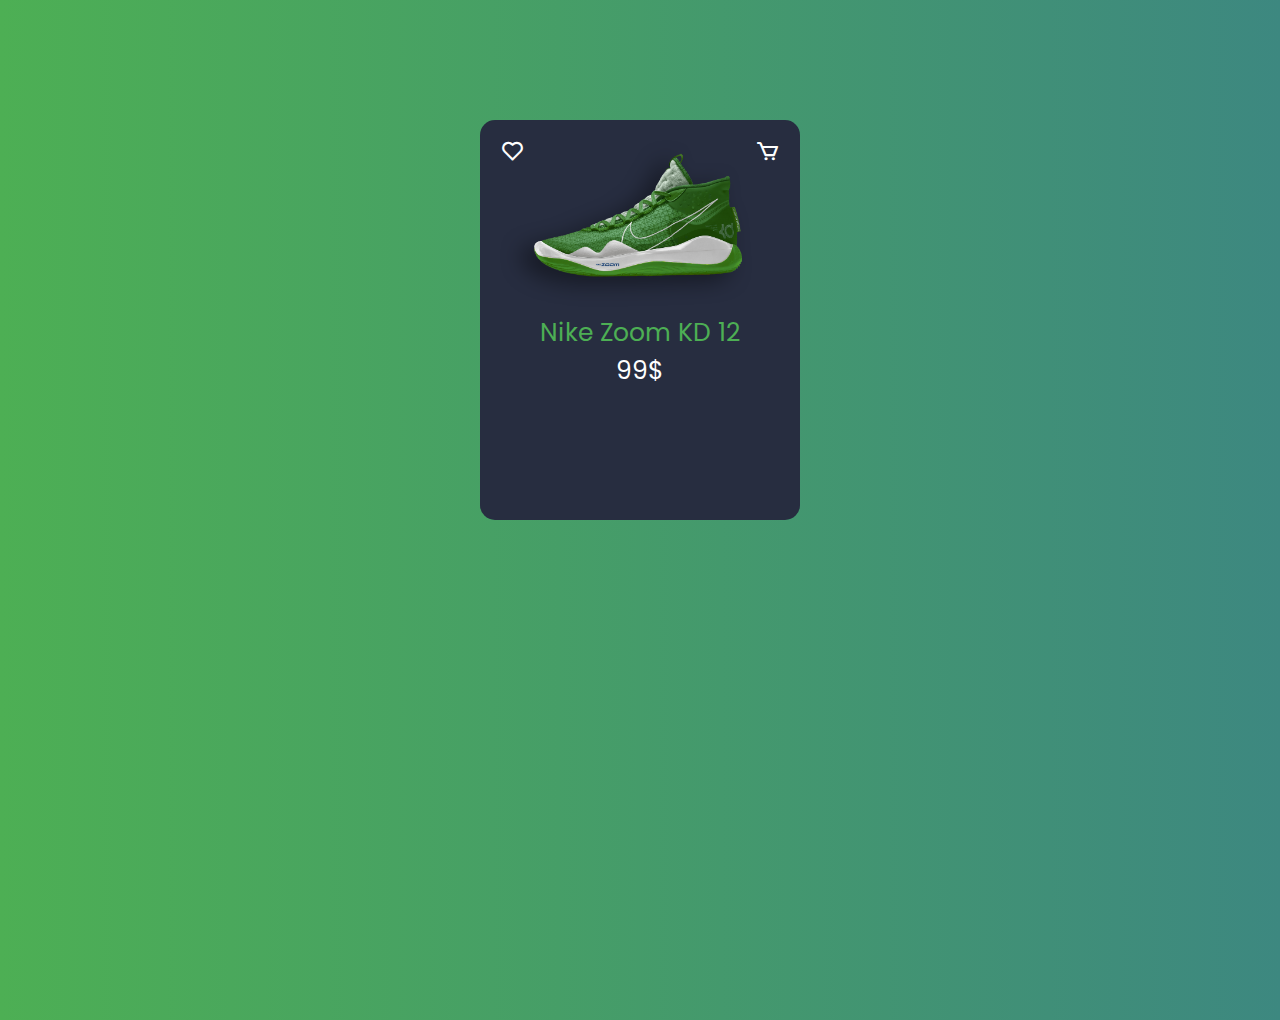
<file: Day1/index.html>
<!DOCTYPE html>
<html lang="en">
  <head>
    <meta charset="UTF-8" />
    <meta http-equiv="X-UA-Compatible" content="IE=edge" />
    <meta name="viewport" content="width=device-width, initial-scale=1.0" />
    <title>Document</title>
    <link rel="stylesheet" href="style.css" />
    <link
      href="https://unpkg.com/boxicons@2.1.4/css/boxicons.min.css"
      rel="stylesheet"
    />
  </head>
  <body>
    <div class="card">
      <div class="card__heart">
        <i class="bx bx-heart"></i>
      </div>
      <div class="card__cart">
        <i class="bx bx-cart"></i>
      </div>
      <div class="card__img">
        <img src="Nike Zoom KD 12.png" alt="Nike Zoom KD 12" />
      </div>
      <div class="card__title">Nike Zoom KD 12</div>
      <div class="card__price">99$</div>
      <div class="card__size">
        <h3>Size:</h3>
        <span>6</span>
        <span>7</span>
        <span>8</span>
        <span>9</span>
      </div>
      <div class="card__color">
        <h3>Color:</h3>
        <span class="card__color--green"></span>
        <span class="card__color--red"></span>
        <span class="card__color--black"></span>
      </div>
      <div class="card__action">
        <button>Buy Now</button>
        <button>Add to Cart</button>
      </div>
    </div>
  </body>
</html>
</file>
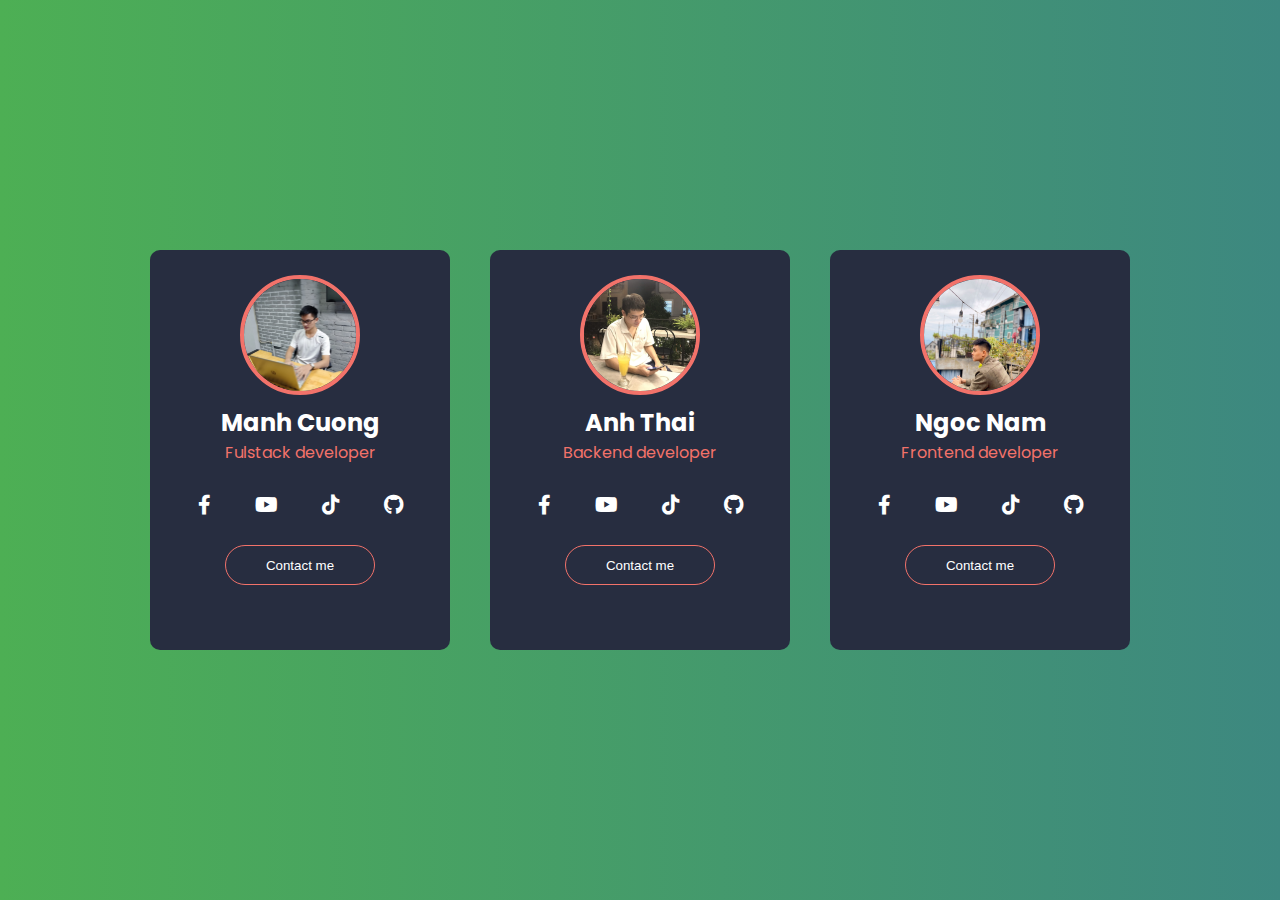
<file: Day2/index.html>
<!DOCTYPE html>
<html lang="en">
  <head>
    <meta charset="UTF-8" />
    <meta http-equiv="X-UA-Compatible" content="IE=edge" />
    <meta name="viewport" content="width=device-width, initial-scale=1.0" />
    <title>Document</title>
    <link rel="stylesheet" href="style.css" />
    <link rel="stylesheet" href="./fontawesome/css/all.css" />
    <!-- <link
      href="https://unpkg.com/boxicons@2.1.4/css/boxicons.min.css"
      rel="stylesheet"
    /> -->
  </head>
  <body>
    <div class="card">
      <div class="card__img">
        <img src="Cuong.jpg" alt="Nike Zoom KD 12" />
      </div>
      <h2>Manh Cuong</h2>
      <p>Fulstack developer</p>
      <div class="card__social">
        <a href="#"><i class="fab fa-facebook-f"></i></a>
        <a href="#"><i class="fab fa-youtube"></i></a>
        <a href="#"><i class="fab fa-tiktok"></i></a>
        <a href="#"><i class="fab fa-github"></i></a>
      </div>
      <div class="card__action">
        <button>Contact me</button>
      </div>
    </div>
    <!-- Card profile -->
    <div class="card">
      <div class="card__img">
        <img src="aThai.jpg" alt="Nike Zoom KD 12" />
      </div>
      <h2>Anh Thai</h2>
      <p>Backend developer</p>
      <div class="card__social">
        <a href="#"><i class="fab fa-facebook-f"></i></a>
        <a href="#"><i class="fab fa-youtube"></i></a>
        <a href="#"><i class="fab fa-tiktok"></i></a>
        <a href="#"><i class="fab fa-github"></i></a>
      </div>
      <div class="card__action">
        <button>Contact me</button>
      </div>
    </div>
    <!-- Card profile -->
    <div class="card">
      <div class="card__img">
        <img src="aNam.jpg" alt="Nike Zoom KD 12" />
      </div>
      <h2>Ngoc Nam</h2>
      <p>Frontend developer</p>
      <div class="card__social">
        <a href="#"><i class="fab fa-facebook-f"></i></a>
        <a href="#"><i class="fab fa-youtube"></i></a>
        <a href="#"><i class="fab fa-tiktok"></i></a>
        <a href="#"><i class="fab fa-github"></i></a>
      </div>
      <div class="card__action">
        <button>Contact me</button>
      </div>
    </div>
    <!-- Card profile -->
  </body>
</html>
</file>
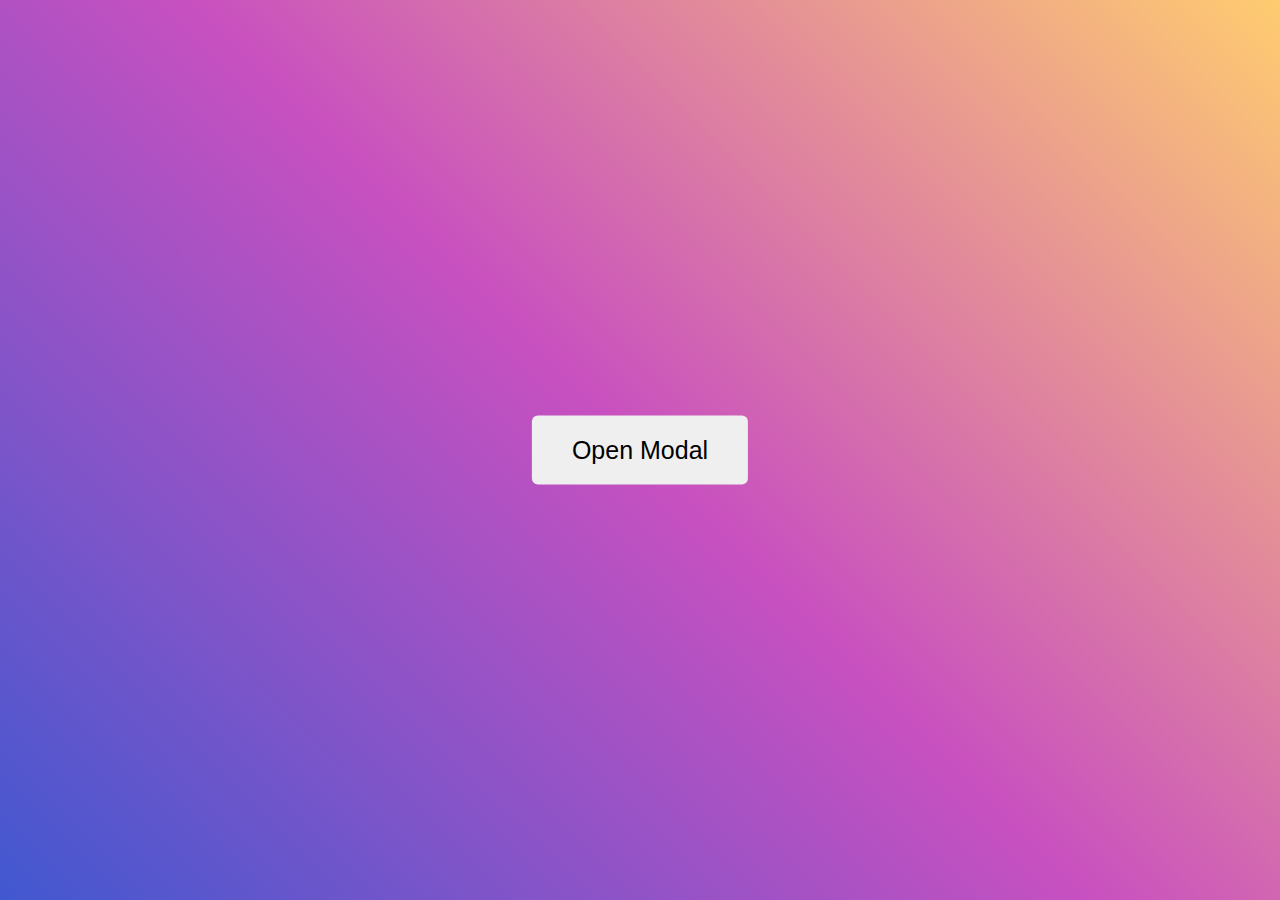
<file: Day3/index.html>
<!DOCTYPE html>
<html lang="en">
  <head>
    <meta charset="UTF-8" />
    <meta http-equiv="X-UA-Compatible" content="IE=edge" />
    <meta name="viewport" content="width=device-width, initial-scale=1.0" />
    <link
      rel="stylesheet"
      href="https://cdnjs.cloudflare.com/ajax/libs/font-awesome/6.2.0/css/all.min.css"
      integrity="sha512-xh6O/CkQoPOWDdYTDqeRdPCVd1SpvCA9XXcUnZS2FmJNp1coAFzvtCN9BmamE+4aHK8yyUHUSCcJHgXloTyT2A=="
      crossorigin="anonymous"
      referrerpolicy="no-referrer"
    />
    <link rel="stylesheet" href="style.css" />
    <title>Document</title>
  </head>
  <body>
    <button class="open-modal-btn">Open Modal</button>
    <div class="modal hide">
      <div class="modal__inner">
        <div class="modal__header">
          <p>Welcome to NodeSchool</p>
          <i class="fas fa-times"></i>
        </div>
        <div class="modal__body">
          <h2>Modal</h2>
          <p>This is Modal body</p>
        </div>
        <div class="modal__footer">
          <button>Close</button>
        </div>
      </div>
    </div>
    <script src="app.js"></script>
  </body>
</html>
</file>
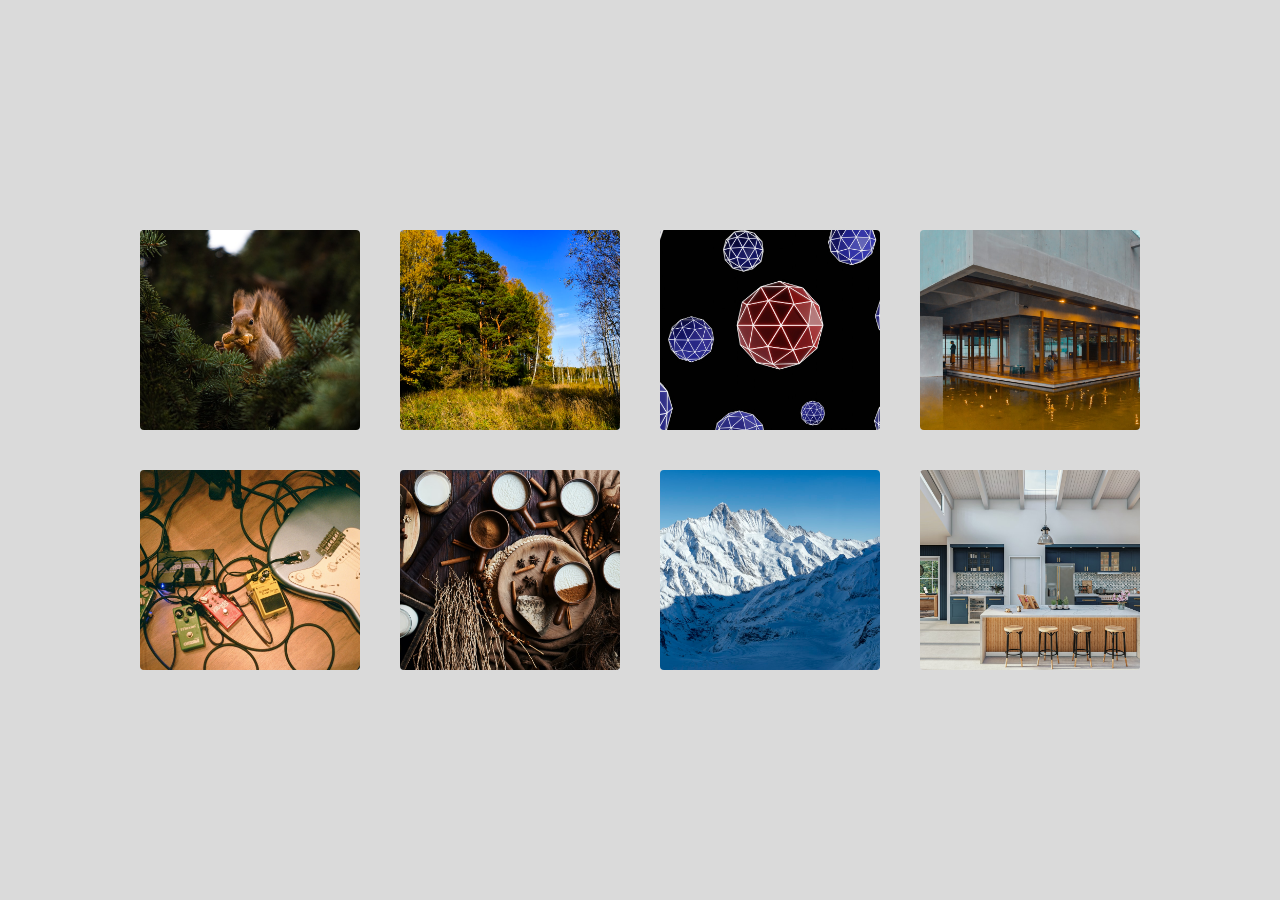
<file: Day4/index.html>
<!DOCTYPE html>
<html lang="en">
  <head>
    <meta charset="UTF-8" />
    <meta http-equiv="X-UA-Compatible" content="IE=edge" />
    <meta name="viewport" content="width=device-width, initial-scale=1.0" />
    <link
      rel="stylesheet"
      href="https://cdnjs.cloudflare.com/ajax/libs/font-awesome/6.0.0-beta2/css/all.min.css"
      integrity="sha512-YWzhKL2whUzgiheMoBFwW8CKV4qpHQAEuvilg9FAn5VJUDwKZZxkJNuGM4XkWuk94WCrrwslk8yWNGmY1EduTA=="
      crossorigin="anonymous"
      referrerpolicy="no-referrer"
    />
    <link rel="stylesheet" href="style.css" />

    <title>Document</title>
  </head>
  <body>
    <div class="wrapper">
      <div class="image">
        <img src="./img/img1.jpeg" alt="" />
      </div>
      <!-- item image -->
      <div class="image">
        <img src="./img/img2.jpeg" alt="" />
      </div>
      <!-- item image -->
      <div class="image">
        <img src="./img/img3.jpeg" alt="" />
      </div>
      <!-- item image -->
      <div class="image">
        <img src="./img/img4.jpeg" alt="" />
      </div>
      <!-- item image -->
      <div class="image">
        <img src="./img/img5.jpeg" alt="" />
      </div>
      <!-- item image -->
      <div class="image">
        <img src="./img/img6.jpeg" alt="" />
      </div>
      <!-- item image -->
      <div class="image">
        <img src="./img/img7.jpeg" alt="" />
      </div>
      <!-- item image -->
      <div class="image">
        <img src="./img/img8.jpeg" alt="" />
      </div>
      <!-- item image -->
    </div>
    <div class="gallery">
      <i class="fas fa-times close"></i>
      <div class="gallery__inner">
        <p class="gallery-img__name"></p>
        <img src="./img/img1.jpeg" alt="" srcset="" />
        <p class="gallery-img__index"></p>
      </div>
      <span class="control prev">
        <i class="fa-solid fa-angle-left"></i>
      </span>
      <span class="control next">
        <i class="fa-solid fa-angle-right"></i>
      </span>
    </div>
    <script src="app.js"></script>
  </body>
</html>
</file>
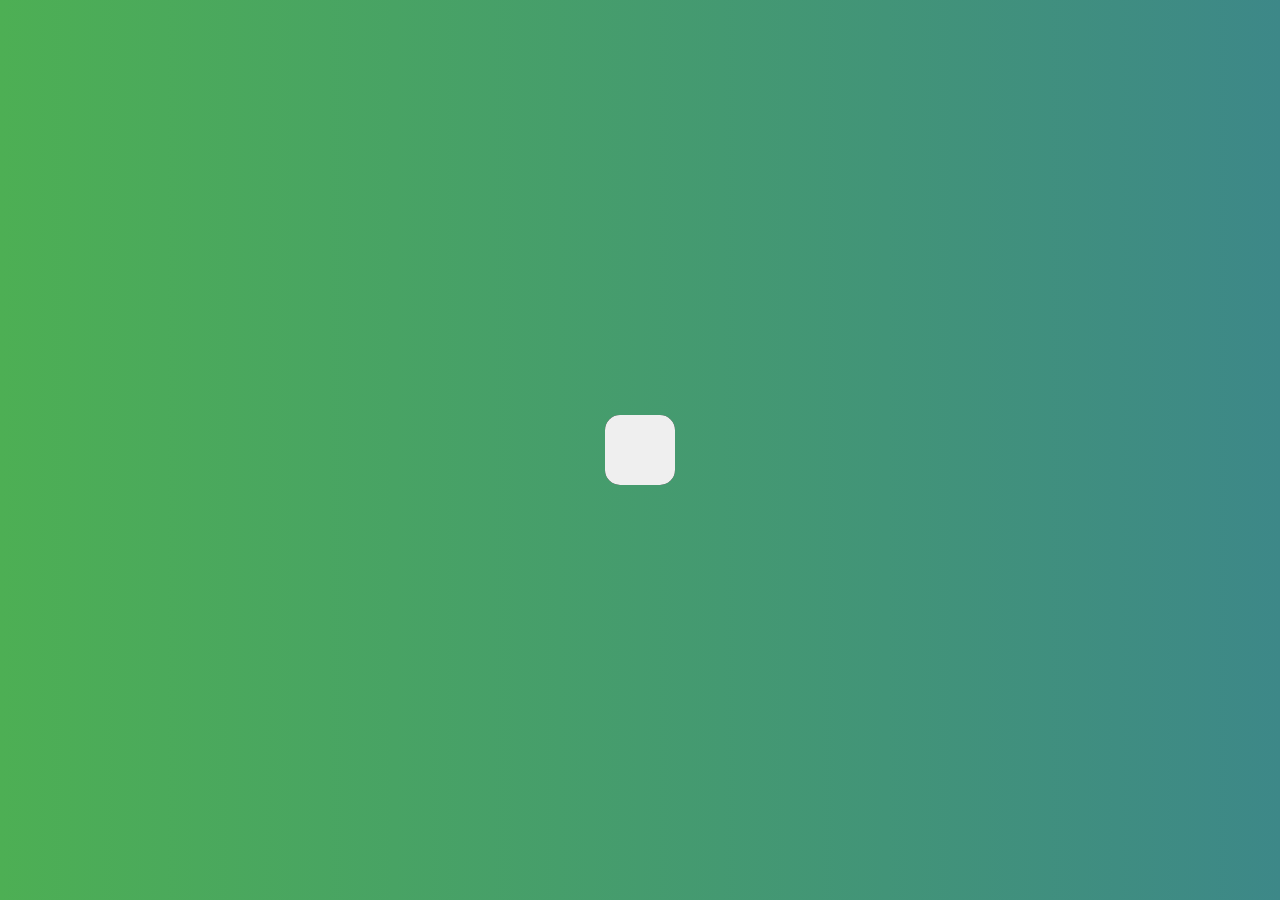
<file: Day5/index.html>
<!DOCTYPE html>
<html lang="en">
  <head>
    <meta charset="UTF-8" />
    <meta http-equiv="X-UA-Compatible" content="IE=edge" />
    <meta name="viewport" content="width=device-width, initial-scale=1.0" />
    <link
      rel="stylesheet"
      href="https://cdnjs.cloudflare.com/ajax/libs/font-awesome/6.0.0-beta2/css/all.min.css"
      integrity="sha512-YWzhKL2whUzgiheMoBFwW8CKV4qpHQAEuvilg9FAn5VJUDwKZZxkJNuGM4XkWuk94WCrrwslk8yWNGmY1EduTA=="
      crossorigin="anonymous"
      referrerpolicy="no-referrer"
    />
    <link rel="stylesheet" href="style.css" />
    <title>Document</title>
  </head>
  <body>
    <div class="search-box">
      <input class="search-box__input" type="text" />
      <button class="search-box__btn"><i class="fa-solid fa-magnifying-glass"></i></button>
    </div>
    <script src="app.js"></script>
  </body>
</html>
</file>
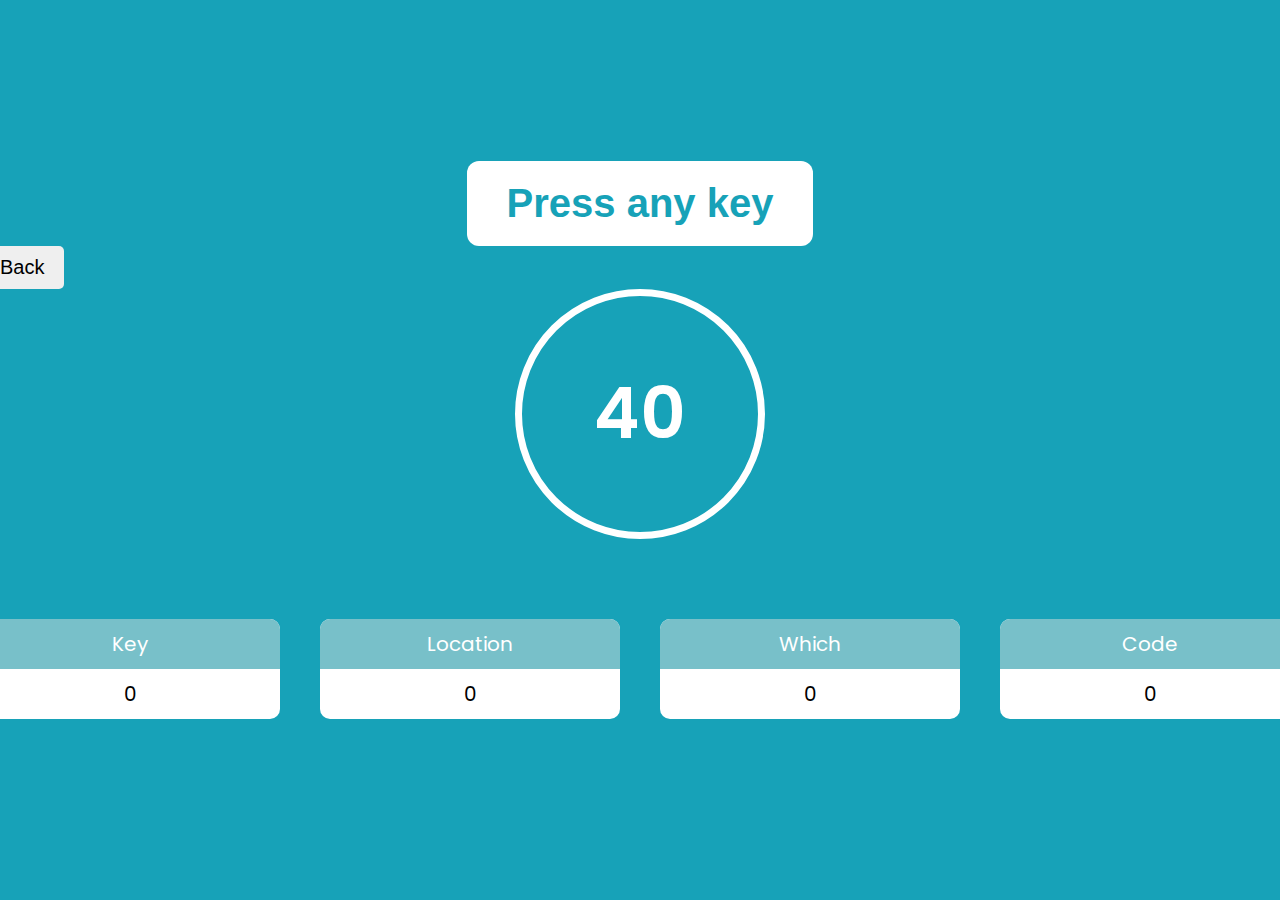
<file: Day6/index.html>
<!DOCTYPE html>
<html lang="en">
  <head>
    <meta charset="UTF-8" />
    <meta http-equiv="X-UA-Compatible" content="IE=edge" />
    <meta name="viewport" content="width=device-width, initial-scale=1.0" />
    <link rel="stylesheet" href="style.css" />
    <title>Document</title>
  </head>
  <body>
    <button class="alert">Press any key</button>
    <div class="box">
      <button class="back">Back</button>
      <div class="result">40</div>
      <div class="details">
        <div class="card key">
          <p>Key</p>
          <p>0</p>
        </div>
        <!-- Key -->
        <div class="card location">
          <p>Location</p>
          <p>0</p>
        </div>
        <!-- Location -->
        <div class="card which">
          <p>Which</p>
          <p>0</p>
        </div>
        <!-- Which -->
        <div class="card code">
          <p>Code</p>
          <p>0</p>
        </div>
        <!-- Code -->
      </div>
    </div>
    <script src="app.js"></script>
  </body>
</html>
</file>
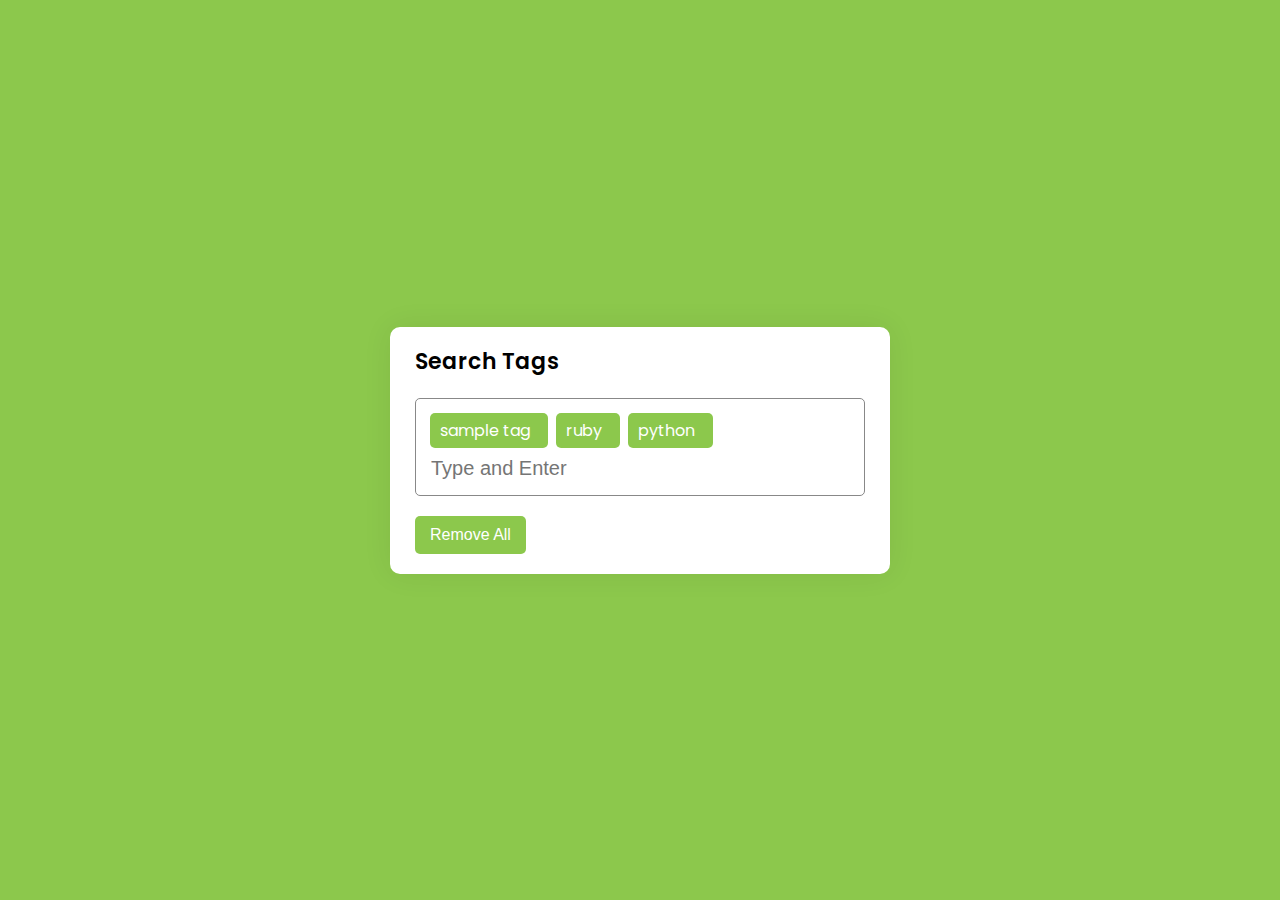
<file: Day7/index.html>
<!DOCTYPE html>
<html lang="en">
  <head>
    <meta charset="UTF-8" />
    <meta http-equiv="X-UA-Compatible" content="IE=edge" />
    <meta name="viewport" content="width=device-width, initial-scale=1.0" />
    <link
      rel="stylesheet"
      href="https://cdnjs.cloudflare.com/ajax/libs/font-awesome/6.0.0-beta2/css/all.min.css"
      integrity="sha512-YWzhKL2whUzgiheMoBFwW8CKV4qpHQAEuvilg9FAn5VJUDwKZZxkJNuGM4XkWuk94WCrrwslk8yWNGmY1EduTA=="
      crossorigin="anonymous"
      referrerpolicy="no-referrer"
    />
    <link rel="stylesheet" href="style.css" />
    <title>Document</title>
  </head>
  <body>
    <div class="wrapper">
      <div class="title">
        <h2>Search Tags</h2>
      </div>
      <div class="content">
        <ul>
          <!-- <li>a<i class="fas fa-times close"></i></li> -->
          <input type="text" placeholder="Type and Enter" />
        </ul>
      </div>
      <button class="btn-removeAll">Remove All</button>
    </div>
    <script src="app.js"></script>
  </body>
</html>
</file>
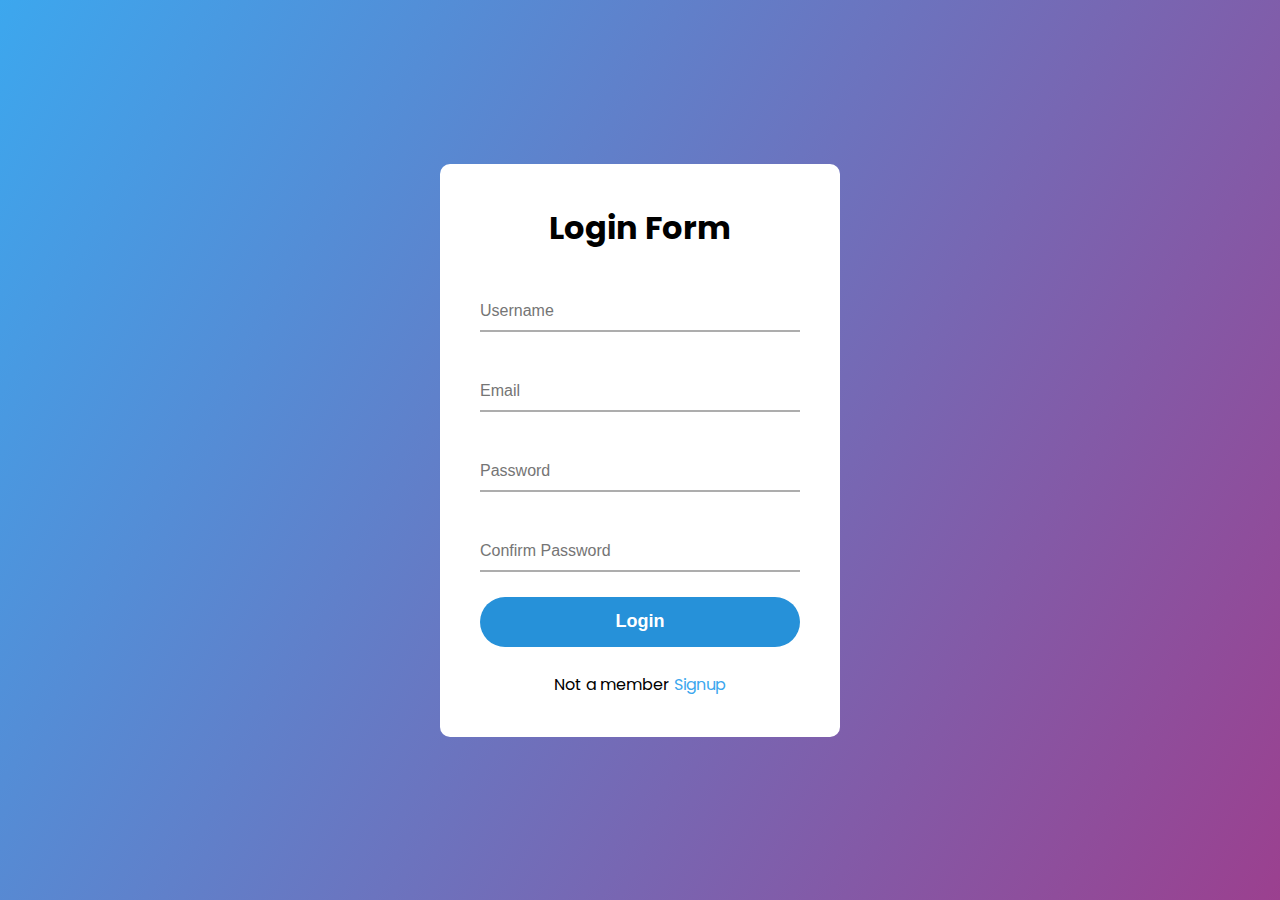
<file: Day8/index.html>
<!DOCTYPE html>
<html lang="en">
  <head>
    <meta charset="UTF-8" />
    <meta http-equiv="X-UA-Compatible" content="IE=edge" />
    <meta name="viewport" content="width=device-width, initial-scale=1.0" />
    <link rel="stylesheet" href="style.css" />
    <title>Document</title>
  </head>
  <body>
    <div class="container">
      <form action="">
        <h1>Login Form</h1>
        <!-- username -->
        <div class="form-control">
          <input id="username" type="text" placeholder="Username" />
          <small></small>
          <span></span>
        </div>
        <!-- email -->
        <div class="form-control">
          <input id="email" type="text" placeholder="Email" />
          <small></small>
          <span></span>
        </div>
        <!-- password -->
        <div class="form-control">
          <input id="password" type="password" placeholder="Password" />
          <small></small>
          <span></span>
        </div>
        <!-- confirm password -->
        <div class="form-control">
          <input id="confirm-password" type="password" placeholder="Confirm Password" />
          <small></small>
          <span></span>
        </div>
        <button type="submit" class="button-submit">Login</button>
        <div class="signup-link">Not a member <a href="#">Signup</a></div>
      </form>
    </div>
    <script src="app.js"></script>
  </body>
</html>
</file>
<file: Day1/style.css>
@import url("https://fonts.googleapis.com/css2?family=Poppins:ital,wght@0,100;0,200;0,300;0,400;0,500;0,600;0,700;0,800;0,900;1,100;1,200;1,300;1,400;1,500;1,600;1,700;1,800;1,900&display=swap");
:root {
  --primary-color: #4daf54;
  --secondary-color: #3d8880;
}
* {
  margin: 0;
  padding: 0;
  box-sizing: border-box;
}
body {
  height: 100vh;
  font-family: "Poppins";
  background: linear-gradient(
    to right,
    var(--primary-color),
    var(--secondary-color)
  );
}

.card {
  margin: 120px auto;
  width: 320px;
  height: 400px;
  background: #272d40;
  color: white;
  padding: 20px;
  border-radius: 15px;
  position: relative;
}

.card__heart,
.card__cart {
  font-size: 25px;
  position: absolute;
  left: 20px;
  top: 15px;
  z-index: 1;
}

.card__heart:hover,
.card__cart:hover {
  cursor: pointer;
  transform: scale(0.9);
}

.card__cart {
  left: unset;
  right: 20px;
}

.card__img {
  width: 90%;
  transition: 0.5s;
  transition-delay: 0.4s;
}

.card__img img {
  width: 100%;
  height: 100%;
  object-fit: cover;
}

.card__title,
.card__price {
  font-size: 25px;
  font-weight: semi-bold;
  text-align: center;
  transition: 0.5s;
  transition-delay: 0.4s;
}

.card__title {
  color: var(--primary-color);
}

.card__size,
.card__color {
  display: flex;
  align-items: center;
  margin-bottom: 10px;
}

.card__size span {
  padding: 1px 10px;
  margin: 0 5px;
  background: #dadada;
  color: black;
  border-radius: 5px;
}

.card__color span {
  margin: 0 5px;
  width: 14px;
  height: 14px;
  border-radius: 50%;
}

.card__color--green {
  background: green;
}
.card__color--red {
  background: red;
}
.card__color--black {
  background: black;
}

.card__action button {
  background: var(--primary-color);
  color: white;
  border: none;
  outline: none;
  padding: 10px 20px;
  border-radius: 5px;
  font-weight: bold;
  margin-right: 10px;
}

.card__action button:hover {
  transform: scale(0.9);
  cursor: pointer;
}

/* animation */
.card:hover .card__img {
  transform: translateY(-90px) rotate(-20deg);
}

.card:hover .card__title {
  transform: translate(-40px, -70px);
}
.card:hover .card__price {
  transform: translate(-116px, -70px);
}

.card__size {
  margin-top: 150px;
}

.card__size,
.card__color,
.card__action {
  visibility: hidden;
  opacity: 0;
  transition: 0.5s;
  transition-delay: 0.4s;
}

.card:hover .card__size,
.card:hover .card__color,
.card:hover .card__action {
  visibility: visible;
  opacity: 100;
}

.card:hover .card__size {
  margin-top: -30px;
}
</file>
<file: Day2/style.css>
@import url("https://fonts.googleapis.com/css2?family=Poppins:ital,wght@0,100;0,200;0,300;0,400;0,500;0,600;0,700;0,800;0,900;1,100;1,200;1,300;1,400;1,500;1,600;1,700;1,800;1,900&display=swap");

:root {
  --background-primary-color: #4daf54;
  --background-secondary-color: #3d8880;
  --primary-color: #f2726a;
}

* {
  margin: 0;
  padding: 0;
  box-sizing: border-box;
}

body {
  height: 100vh;
  background: linear-gradient(
    to right,
    var(--background-primary-color),
    var(--background-secondary-color)
  );
  display: flex;
  justify-content: center;
  align-items: center;
  font-family: "Poppins";
}
.card {
  width: 300px;
  height: 400px;
  background: #272d40;
  color: white;
  border-radius: 10px;
  text-align: center;
  overflow: hidden;
  margin: 0 20px;
}

.card__img {
  width: 120px;
  height: 120px;
  border: 4px solid var(--primary-color);
  border-radius: 50%;
  margin: 0 auto;
  overflow: hidden;
  transform: translateY(25px);
  transition: 0.2s;
}

.card__img img {
  width: 100%;
  height: 100%;
  object-fit: cover;
  object-position: center;
}

.card h2 {
  margin-top: 35px;
}
.card p {
  color: var(--primary-color);
}

.card__social {
  margin: 25px 0;
}

.card__social a {
  color: white;
  margin: 25px 20px;
  font-size: 20px;
  transition: 0.5s;
}

.card__action button {
  width: 150px;
  height: 40px;
  border: 1px solid var(--primary-color);
  background: transparent;
  color: white;
  border-radius: 20px;
}

.card__action button:hover {
  background: var(--primary-color);
  cursor: pointer;
  transition: 0.5s;
}

.card__social a:hover {
  color: var(--primary-color);
}

.card__img:hover {
  width: 100%;
  height: 100%;
  border-radius: unset;
  border: none;
  transform: unset;
  cursor: pointer;
}
</file>
<file: Day3/style.css>
:root {
  --pink-color: #e26e70;
}
* {
  padding: 0;
  margin: 0;
  box-sizing: border-box;
}

body {
  height: 100vh;
  overflow: hidden;
  background: linear-gradient(
    45deg,
    rgb(65, 88, 208) 0%,
    rgb(200, 80, 192) 50%,
    rgb(255, 204, 112)
  );
  font-family: sans-serif;
}

.open-modal-btn {
  padding: 20px 40px;
  border: none;
  outline: none;
  border-radius: 6px;
  position: relative;
  top: 50%;
  left: 50%;
  transform: translate(-50%, -50%);
  font-size: 25px;
}

.open-modal-btn:hover {
  cursor: pointer;
}

.modal {
  background: rgba(0, 0, 0, 0.6);
  position: fixed;
  height: 100vh;
  width: 100vw;
  top: 0;
}

.modal__inner {
  width: 400px;
  position: relative;
  top: 50%;
  border-radius: 5px;
  margin: 0 auto;
  background: white;
  overflow: hidden;
}

.modal__header {
  display: flex;
  justify-content: space-between;
  align-items: center;
  padding: 15px;
  background: var(--pink-color);
  color: white;
}

.modal__body {
  padding: 15px;
}

.modal__body h2 {
  color: var(--pink-color);
  margin-bottom: 10px;
}

.modal__footer {
  padding: 15px;
  text-align: right;
}

.modal__footer button {
  padding: 10px 20px;
  border-radius: 5px;
  color: white;
  background: var(--pink-color);
  outline: none;
  border: none;
}

.modal__header i:hover,
.modal__footer button:hover {
  cursor: pointer;
}

.hide {
  display: none;
}
</file>
<file: Day4/style.css>
* {
  padding: 0;
  margin: 0;
  box-sizing: border-box;
  /* border: 1px solid black; */
}

body {
  height: 100vh;
  background: #dadada;
  overflow: hidden;
  display: flex;
  justify-content: center;
  align-items: center;
  font-family: sans-serif;
}

.wrapper {
  width: 1000px;
  display: flex;
  flex-wrap: wrap;
  justify-content: space-between;
}

.image {
  width: 22%;
  height: 200px;
  border-radius: 4px;
  overflow: hidden;
  margin: 20px 0;
}

.image:hover img {
  cursor: pointer;
  transform: scale(1.2);
}

img {
  width: 100%;
  height: 100%;
  object-fit: cover;
  object-position: center;
  transition: 0.25s;
}

.gallery {
  position: fixed;
  width: 100%;
  height: 100%;
  background: rgba(0, 0, 0, 0.6);
  display: flex;
  align-items: center;
  color: white;
  transform: scale(0.8);
  transition: 0.35s;
  z-index: 1;
  pointer-events: none;
  opacity: 0;
}

.gallery.show {
  opacity: 1;
  pointer-events: auto;
  transform: scale(1);
}

.close {
  position: absolute;
  top: 15px;
  right: 25px;
  font-size: 35px;
  cursor: pointer;

  color: white;
}
.control {
  font-size: 35px;
  color: rgba(255, 255, 255, 0.8);
  position: absolute;
  top: 50%;
  font-size: 50px;
  transform: translateY(-50%);
  cursor: pointer;
}

.prev {
  left: 15px;
}

.next {
  right: 15px;
}

.gallery__inner {
  width: 70%;
  height: 70%;
  margin: 0 auto;
}

.hide {
  display: none;
}

.gallery__inner p {
  text-align: center;
}
</file>
<file: Day5/style.css>
:root {
  --primary-color: #4daf54;
  --secondary-color: #3d8888;
}
* {
  padding: 0;
  margin: 0;
  box-sizing: border-box;
}
body {
  height: 100vh;
  background: linear-gradient(to right, var(--primary-color), var(--secondary-color));
  display: flex;
  justify-content: center;
  align-items: center;
}

.search-box {
  background: #000;
  width: 70px;
  height: 70px;
  position: relative;
  overflow: hidden;
  border-radius: 15px;
  transition: all 0.5s ease;
}

.search-box .search-box__input {
  width: 100%;
  height: 100%;
  background: transparent;
  outline: none;
  border: none;
  color: white;
  font-size: 35px;
  padding: 20px 100px 20px 20px;
}

.search-box .search-box__btn {
  position: absolute;
  right: 0;
  top: 0;
  width: 70px;
  height: 70px;
  font-size: 35px;
  border: none;
  outline: none;
}

.search-box .search-box__btn:hover {
  cursor: pointer;
}

.search-box.open {
  width: 400px;
}
</file>
<file: Day6/style.css>
@import url('https://fonts.googleapis.com/css2?family=Poppins:ital,wght@0,100;0,200;0,300;0,400;0,500;0,600;0,700;0,800;0,900;1,100;1,200;1,300;1,400;1,500;1,600;1,700;1,800;1,900&display=swap');

:root {
  --primary-color: #17a2b8;
}

* {
  padding: 0;
  margin: 0;
  box-sizing: border-box;
}

body {
  font-family: 'Poppins';
  height: 100vh;
  background: var(--primary-color);
  color: white;
  display: flex;
  flex-direction: column;
  justify-content: center;
  align-items: center;
}

.alert {
  font-size: 40px;
  font-weight: 600;
  color: var(--primary-color);
  background: white;
  border-radius: 12px;
  padding: 20px 40px;
  border: none;
  outline: none;
}

.alert:hover {
  cursor: pointer;
}

.box .back {
  font-size: 20px;
  padding: 10px 20px;
  margin-left: 20px;
  border: none;
  outline: none;
  border-radius: 5px;
}

.box .back:hover {
  cursor: pointer;
}

.box .result {
  width: 250px;
  height: 250px;
  border: 7px solid white;
  border-radius: 50%;
  display: flex;
  align-items: center;
  justify-content: center;
  font-size: 70px;
  font-weight: 600;
  margin-bottom: 60px;
  margin: auto;
}

.details {
  display: flex;
  margin-top: 60px;
}

.card {
  width: 300px;
  background: white;
  border-radius: 10px;
  overflow: hidden;
  margin: 20px;
}

.card p {
  padding: 10px;
  text-align: center;
  color: black;
  font-size: 20px;
}

.card p:first-child {
  background: #78c0c9;
  color: white;
}

.hide {
  display: none;
  opacity: 0;
}
</file>
<file: Day7/style.css>
@import url('https://fonts.googleapis.com/css2?family=Poppins:ital,wght@0,100;0,200;0,300;0,400;0,500;0,600;0,700;0,800;0,900;1,100;1,200;1,300;1,400;1,500;1,600;1,700;1,800;1,900&display=swap');

:root {
  --primary-color: #8cc84c;
  --secondary-color: #7cac49;
}

* {
  padding: 0;
  margin: 0;
  box-sizing: border-box;
}

body {
  font-family: 'Poppins';
  min-height: 100vh;
  background: var(--primary-color);
  display: flex;
  justify-content: center;
  align-items: center;
}

.wrapper {
  width: 500px;
  background: white;
  border-radius: 10px;
  padding: 18px 25px 20px;
  box-shadow: 0 0 30px rgba(0, 0, 0, 0.07);
}

.title h2 {
  font-size: 22px;
  font-weight: 600;
}

.content ul {
  border: 1px solid #888;
  border-radius: 5px;
  margin: 20px 0;
  padding: 10px;
  display: flex;
  flex-wrap: wrap;
}

.content ul li {
  color: white;
  list-style: none;
  margin: 4px;
  padding: 5px 10px 5px 10px;
  border-radius: 5px;
  background: var(--primary-color);
}

.content ul li i {
  margin-left: 8px;
  font-size: 16px;
  cursor: pointer;
}
.content ul input {
  padding: 5px;
  border: none;
  outline: none;
  font-size: 20px;
}

button {
  border: none;
  outline: none;
  color: white;
  cursor: pointer;
  background: var(--primary-color);
  font-size: 16px;
  padding: 10px 15px;
  border-radius: 5px;
  transition: all 0.5s ease;
}

button:hover {
  background: var(--secondary-color);
}
</file>
<file: Day8/style.css>
@import url('https://fonts.googleapis.com/css2?family=Poppins:ital,wght@0,100;0,200;0,300;0,400;0,500;0,600;0,700;0,800;0,900;1,100;1,200;1,300;1,400;1,500;1,600;1,700;1,800;1,900&display=swap');

:root {
  --primary-color: #3ca7ee;
  --secondary-color: #9b408f;
  --success-color: #2691d9;
  --error-color: #e74c3c;
}

* {
  margin: 0;
  padding: 0;
  box-sizing: border-box;
}

body {
  height: 100vh;
  background: linear-gradient(120deg, #3ca7ee, #9b408f);
  overflow: hidden;
  font-family: Poppins;
  display: flex;
  justify-content: center;
  align-items: center;
}

.container {
  width: 400px;
  border: none;
  border-radius: 10px;
  background: white;
  padding: 40px;
}

.container h1 {
  text-align: center;
}

.form-control {
  width: 100%;
  position: relative;
  margin-top: 40px;
}

.form-control input {
  width: 100%;
  height: 40px;
  font-size: 16px;
  border: none;
  outline: none;
  border-bottom: 2px solid #adadad;
}

.form-control span {
  position: absolute;
  border-bottom: 3px solid var(--success-color);
  left: 0;
  top: 38px;
  width: 0;
  transition: 0.3s;
}

.form-control input:focus ~ span {
  width: 100%;
}

.form-control.error input {
  border-bottom: 3px solid var(--error-color);
}

.form-control.error small {
  color: var(--error-color);
}

.button-submit {
  width: 100%;
  height: 50px;
  border-radius: 25px;
  background: var(--success-color);
  border: none;
  outline: none;
  color: white;
  font-size: 18px;
  font-weight: bold;
  margin: 25px 0;
  cursor: pointer;
  transition: 0.3s;
}

.button-submit:hover {
  background: #08609a;
}

.signup-link {
  text-align: center;
}

.signup-link a {
  color: var(--primary-color);
  text-decoration: none;
  cursor: none;
}

.signup-link a:hover {
  cursor: pointer;
  text-decoration: underline;
}
</file>
